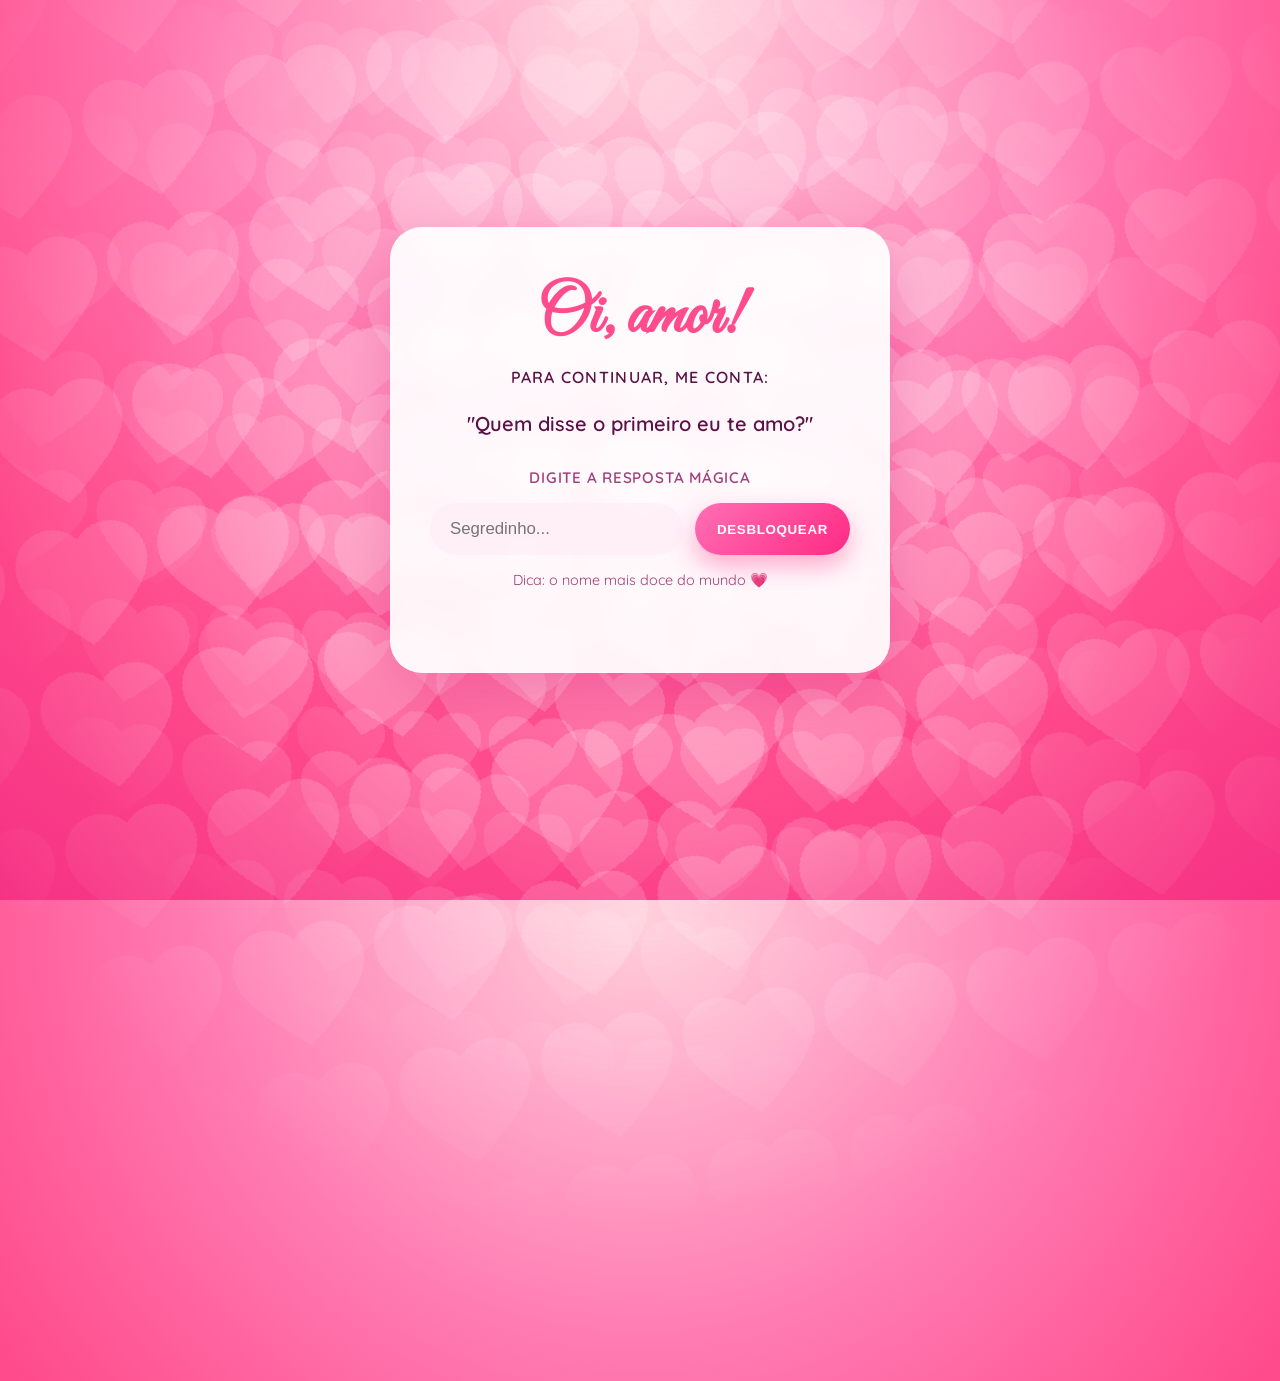
<file: index.html>
<!DOCTYPE html>
<html lang="pt-BR">
  <head>
    <meta charset="UTF-8" />
    <meta name="viewport" content="width=device-width, initial-scale=1.0" />
    <title>Para Minha Menina</title>
    <link rel="preconnect" href="https://fonts.googleapis.com" />
    <link rel="preconnect" href="https://fonts.gstatic.com" crossorigin />
    <link
      href="https://fonts.googleapis.com/css2?family=Great+Vibes&family=Quicksand:wght@400;600&display=swap"
      rel="stylesheet"
    />
    <link rel="stylesheet" href="styles.css" />
  </head>
  <body class="page page--lock">
    <div class="hearts hearts--one"></div>
    <div class="hearts hearts--two"></div>
    <div class="hearts hearts--three"></div>
    <main class="card">
      <h1 class="card__title">Oi, amor!</h1>
      <p class="card__subtitle">Para continuar, me conta:</p>
      <p class="card__question">"Quem disse o primeiro eu te amo?"</p>
      <form class="lock" id="lock-form">
        <label class="lock__label" for="password">Digite a resposta mágica</label>
        <div class="lock__input-group">
          <input
            id="password"
            type="password"
            placeholder="Segredinho..."
            autocomplete="off"
            required
          />
          <button type="submit" class="lock__button">Desbloquear</button>
        </div>
        <p class="lock__hint">Dica: o nome mais doce do mundo 💗</p>
        <p class="lock__error" id="error" aria-live="assertive"></p>
      </form>
    </main>
    <script>
      const form = document.getElementById("lock-form");
      const passwordField = document.getElementById("password");
      const errorMessage = document.getElementById("error");

      form.addEventListener("submit", (event) => {
        event.preventDefault();
        const value = passwordField.value.trim();

        if (value.toLowerCase() === "sara") {
          errorMessage.textContent = "";
          form.classList.remove("lock--shake");
          window.location.href = "amor.html";
        } else {
          errorMessage.textContent = "Hmmm... tenta lembrar como você mesma respondeu.";
          form.classList.remove("lock--shake");
          // Trigger reflow to restart the animation
          void form.offsetWidth;
          form.classList.add("lock--shake");
          passwordField.focus();
        }
      });
    </script>
  </body>
</html>
</file>
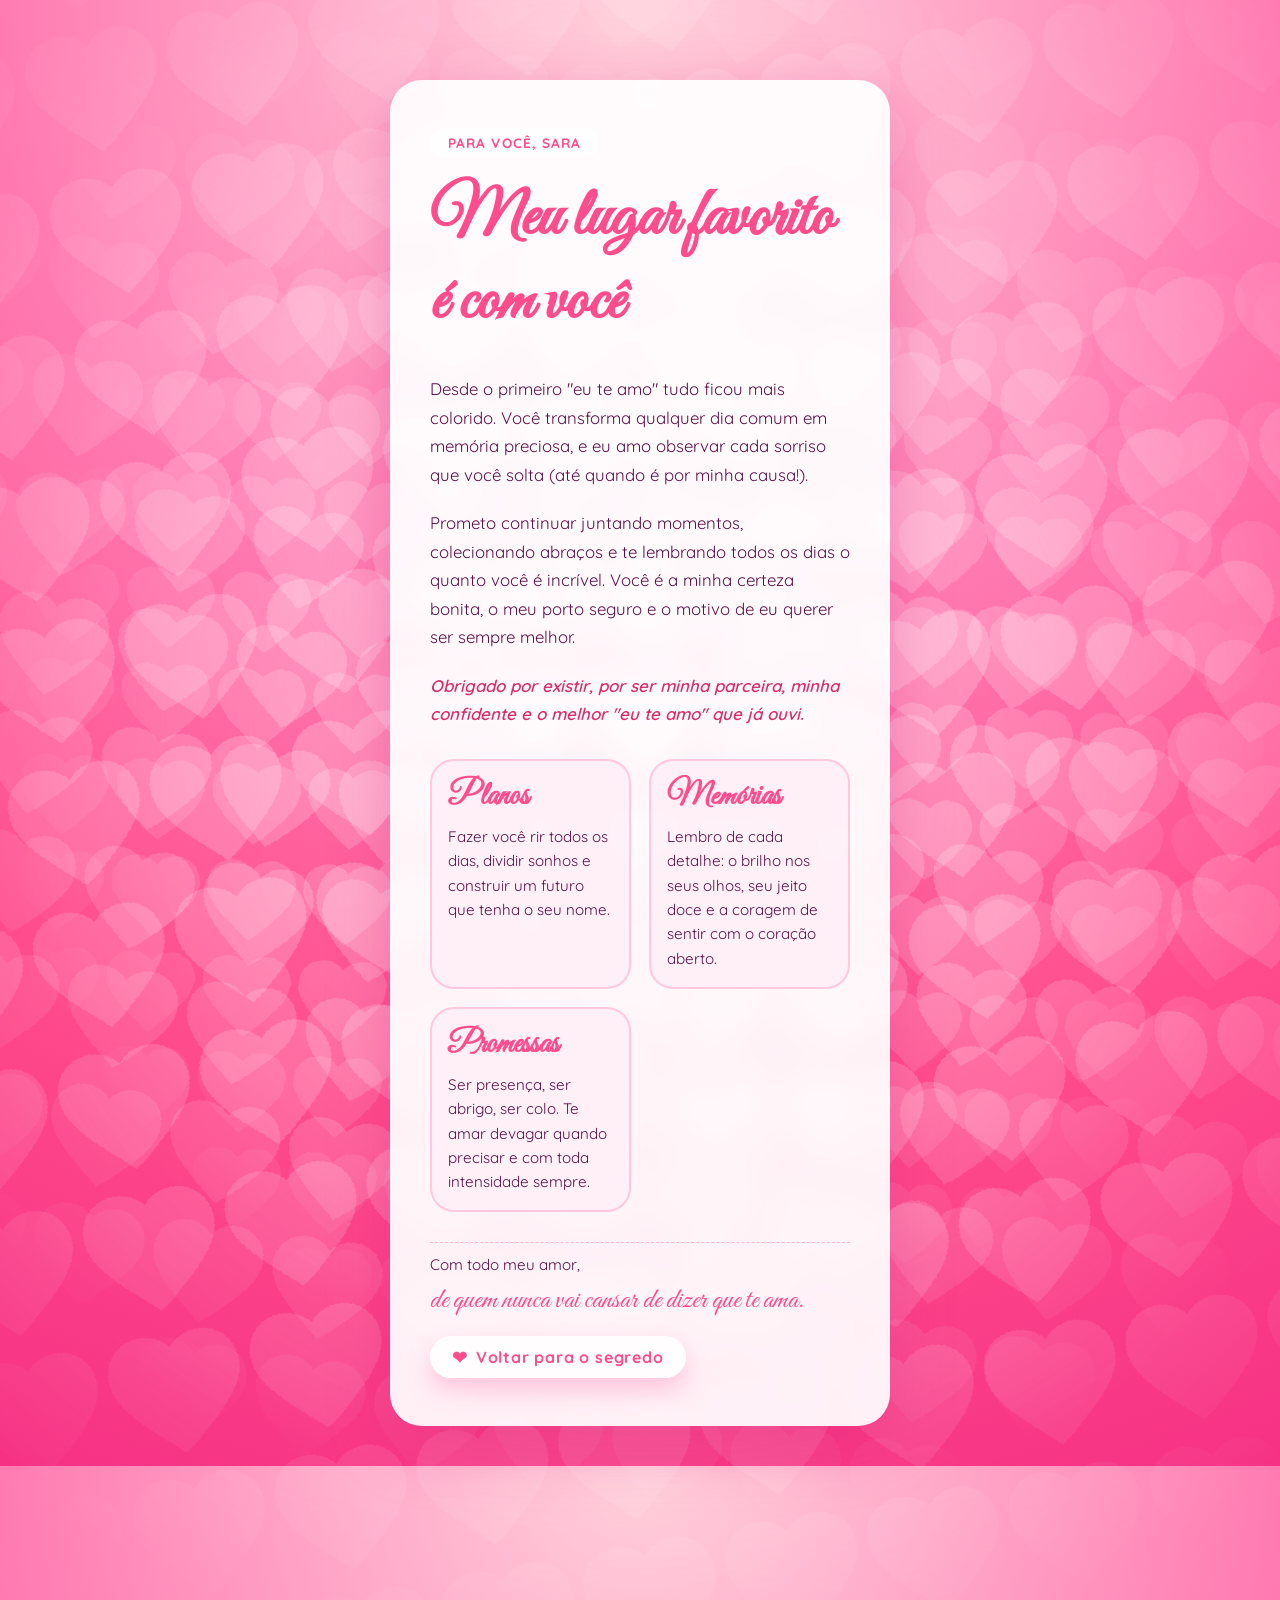
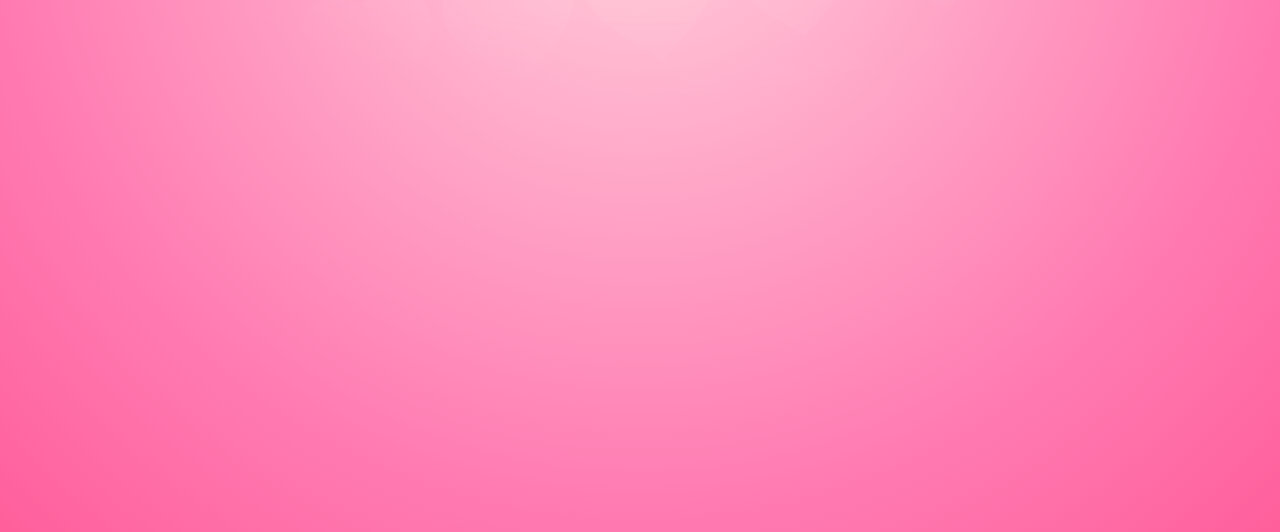
<file: amor.html>
<!DOCTYPE html>
<html lang="pt-BR">
  <head>
    <meta charset="UTF-8" />
    <meta name="viewport" content="width=device-width, initial-scale=1.0" />
    <title>Nosso Cantinho</title>
    <link rel="preconnect" href="https://fonts.googleapis.com" />
    <link rel="preconnect" href="https://fonts.gstatic.com" crossorigin />
    <link
      href="https://fonts.googleapis.com/css2?family=Great+Vibes&family=Quicksand:wght@400;600&display=swap"
      rel="stylesheet"
    />
    <link rel="stylesheet" href="styles.css" />
  </head>
  <body class="page page--story">
    <div class="hearts hearts--one"></div>
    <div class="hearts hearts--two"></div>
    <div class="hearts hearts--three"></div>
    <main class="card card--story">
      <span class="card__tag">Para você, Sara</span>
      <h1 class="card__title card__title--story">Meu lugar favorito é com você</h1>
      <p>
        Desde o primeiro "eu te amo" tudo ficou mais colorido. Você transforma qualquer
        dia comum em memória preciosa, e eu amo observar cada sorriso que você solta
        (até quando é por minha causa!).
      </p>
      <p>
        Prometo continuar juntando momentos, colecionando abraços e te lembrando todos os
        dias o quanto você é incrível. Você é a minha certeza bonita, o meu porto seguro e
        o motivo de eu querer ser sempre melhor.
      </p>
      <p class="card__highlight">
        Obrigado por existir, por ser minha parceira, minha confidente e o melhor "eu te
        amo" que já ouvi.
      </p>
      <div class="gallery">
        <div class="gallery__item">
          <h2>Planos</h2>
          <p>Fazer você rir todos os dias, dividir sonhos e construir um futuro que tenha o seu nome.</p>
        </div>
        <div class="gallery__item">
          <h2>Memórias</h2>
          <p>Lembro de cada detalhe: o brilho nos seus olhos, seu jeito doce e a coragem de sentir com o coração aberto.</p>
        </div>
        <div class="gallery__item">
          <h2>Promessas</h2>
          <p>Ser presença, ser abrigo, ser colo. Te amar devagar quando precisar e com toda intensidade sempre.</p>
        </div>
      </div>
      <footer class="card__footer">
        <p>
          Com todo meu amor,
          <span class="signature">de quem nunca vai cansar de dizer que te ama.</span>
        </p>
        <a class="card__button" href="index.html">Voltar para o segredo</a>
      </footer>
    </main>
  </body>
</html>
</file>
<file: styles.css>
:root {
  --background: radial-gradient(circle at top, #ffd1dc, #ff7bb2 40%, #ff4c8c 70%, #f63184);
  --card-bg: rgba(255, 255, 255, 0.92);
  --accent: #ff4c8c;
  --accent-dark: #d72f6c;
  --text: #5a1146;
  --hint: #9f3f7b;
  --error: #7a003b;
  --shadow: 0 20px 60px rgba(217, 36, 120, 0.35);
}

* {
  box-sizing: border-box;
}

body,
html {
  margin: 0;
  padding: 0;
  font-family: "Quicksand", sans-serif;
  color: var(--text);
  min-height: 100vh;
}

.page {
  position: relative;
  display: flex;
  align-items: center;
  justify-content: center;
  padding: 40px 20px;
  background: var(--background);
  overflow: hidden;
}

.card {
  position: relative;
  width: min(500px, 100%);
  padding: 48px 40px;
  border-radius: 32px;
  background: var(--card-bg);
  box-shadow: var(--shadow);
  text-align: center;
  backdrop-filter: blur(12px);
}

.card__title {
  font-family: "Great Vibes", cursive;
  font-size: clamp(3rem, 6vw, 4.2rem);
  color: var(--accent);
  margin: 0 0 8px;
}

.card__subtitle {
  margin: 0;
  font-weight: 600;
  letter-spacing: 0.08em;
  text-transform: uppercase;
}

.card__question {
  margin: 24px 0 32px;
  font-size: 1.25rem;
  font-weight: 600;
}

.lock {
  display: flex;
  flex-direction: column;
  gap: 16px;
}

.lock__label {
  font-size: 0.95rem;
  font-weight: 600;
  letter-spacing: 0.05em;
  text-transform: uppercase;
  color: var(--hint);
}

.lock__input-group {
  display: flex;
  gap: 12px;
}

.lock__input-group input {
  flex: 1;
  padding: 14px 18px;
  border-radius: 999px;
  border: 2px solid transparent;
  font-size: 1.05rem;
  background: rgba(255, 240, 248, 0.92);
  transition: border 0.2s ease, box-shadow 0.2s ease;
}

.lock__input-group input:focus {
  outline: none;
  border-color: var(--accent);
  box-shadow: 0 0 0 4px rgba(255, 123, 178, 0.35);
}

.lock__button {
  padding: 14px 22px;
  border-radius: 999px;
  border: none;
  background: linear-gradient(135deg, #ff6fb4, #ff2a84);
  color: white;
  font-weight: 700;
  letter-spacing: 0.05em;
  text-transform: uppercase;
  cursor: pointer;
  transition: transform 0.2s ease, box-shadow 0.2s ease;
  box-shadow: 0 12px 24px rgba(255, 64, 139, 0.4);
}

.lock__button:hover {
  transform: translateY(-2px);
  box-shadow: 0 16px 32px rgba(255, 64, 139, 0.48);
}

.lock__button:active {
  transform: translateY(0);
}

.lock__hint {
  margin: 0;
  color: var(--hint);
  font-size: 0.9rem;
}

.lock__error {
  min-height: 1.2em;
  margin: 0;
  color: var(--error);
  font-weight: 600;
}

.lock--shake {
  animation: shake 0.5s ease;
}

@keyframes shake {
  10%,
  90% {
    transform: translateX(-2px);
  }
  20%,
  80% {
    transform: translateX(4px);
  }
  30%,
  50%,
  70% {
    transform: translateX(-6px);
  }
  40%,
  60% {
    transform: translateX(6px);
  }
}

.hearts {
  position: absolute;
  inset: -20%;
  pointer-events: none;
  opacity: 0.25;
  background-image: radial-gradient(circle at center, rgba(255, 255, 255, 0.9) 0%, rgba(255, 255, 255, 0) 60%),
    radial-gradient(circle at center, rgba(255, 255, 255, 0.9) 0%, rgba(255, 255, 255, 0) 60%);
  background-repeat: repeat;
  mask: url("data:image/svg+xml,%3Csvg xmlns='http://www.w3.org/2000/svg' viewBox='0 0 100 100'%3E%3Cpath fill='%23000' d='M50 92.5l-6.8-6.2C21.3 66.6 5 52.6 5 34.5 5 20 16.3 8.7 30.8 8.7c7.9 0 15.4 3.7 20.2 9.6 4.8-5.9 12.3-9.6 20.2-9.6 14.5 0 25.8 11.3 25.8 25.8 0 18.1-16.3 32.1-38.2 51.8L50 92.5z'/%3E%3C/svg%3E");
  mask-size: 120px 120px;
  animation: float 16s linear infinite;
}

.hearts--one {
  transform: rotate(8deg);
  animation-duration: 22s;
}

.hearts--two {
  transform: rotate(-10deg) scale(1.2);
  animation-duration: 18s;
}

.hearts--three {
  transform: rotate(3deg) scale(0.8);
  animation-duration: 24s;
}

@keyframes float {
  from {
    background-position: 0 0, 60px 60px;
  }
  to {
    background-position: 120px 160px, -80px -120px;
  }
}

@media (max-width: 520px) {
  .card {
    padding: 36px 26px;
  }

  .lock__input-group {
    flex-direction: column;
  }

  .lock__button {
    width: 100%;
  }
}

.page--story {
  align-items: flex-start;
}

.card--story {
  margin-top: 40px;
  text-align: left;
  display: flex;
  flex-direction: column;
  gap: 20px;
}

.card__tag {
  align-self: flex-start;
  padding: 6px 18px;
  border-radius: 999px;
  background: rgba(255, 255, 255, 0.75);
  color: var(--accent);
  font-weight: 700;
  letter-spacing: 0.08em;
  text-transform: uppercase;
  font-size: 0.85rem;
}

.card__title--story {
  text-align: left;
  margin-bottom: 10px;
}

.card--story p {
  font-size: 1.05rem;
  line-height: 1.7;
  margin: 0;
}

.card__highlight {
  font-style: italic;
  font-weight: 600;
  color: var(--accent-dark);
}

.gallery {
  display: grid;
  gap: 18px;
  grid-template-columns: repeat(auto-fit, minmax(180px, 1fr));
  margin-top: 10px;
}

.gallery__item {
  padding: 18px;
  border-radius: 24px;
  background: rgba(255, 240, 248, 0.9);
  box-shadow: inset 0 0 0 2px rgba(255, 123, 178, 0.35);
}

.gallery__item h2 {
  margin: 0 0 8px;
  font-family: "Great Vibes", cursive;
  font-size: 2rem;
  color: var(--accent);
}

.gallery__item p {
  margin: 0;
  font-size: 0.95rem;
  line-height: 1.6;
}

.card__footer {
  margin-top: 10px;
  padding-top: 10px;
  border-top: 1px dashed rgba(255, 123, 178, 0.5);
  display: flex;
  flex-direction: column;
  gap: 12px;
}

.card__footer p {
  margin: 0;
  font-size: 0.95rem;
  line-height: 1.6;
}

.signature {
  display: block;
  font-family: "Great Vibes", cursive;
  font-size: 1.8rem;
  color: var(--accent);
}

.card__button {
  align-self: flex-start;
  display: inline-flex;
  align-items: center;
  gap: 8px;
  padding: 10px 22px;
  border-radius: 999px;
  background: rgba(255, 255, 255, 0.85);
  color: var(--accent);
  font-weight: 700;
  letter-spacing: 0.05em;
  text-decoration: none;
  transition: transform 0.2s ease, box-shadow 0.2s ease;
  box-shadow: 0 12px 24px rgba(255, 64, 139, 0.25);
}

.card__button::before {
  content: "❤";
  font-size: 1.1rem;
}

.card__button:hover {
  transform: translateY(-2px);
  box-shadow: 0 16px 32px rgba(255, 64, 139, 0.35);
}
</file>
